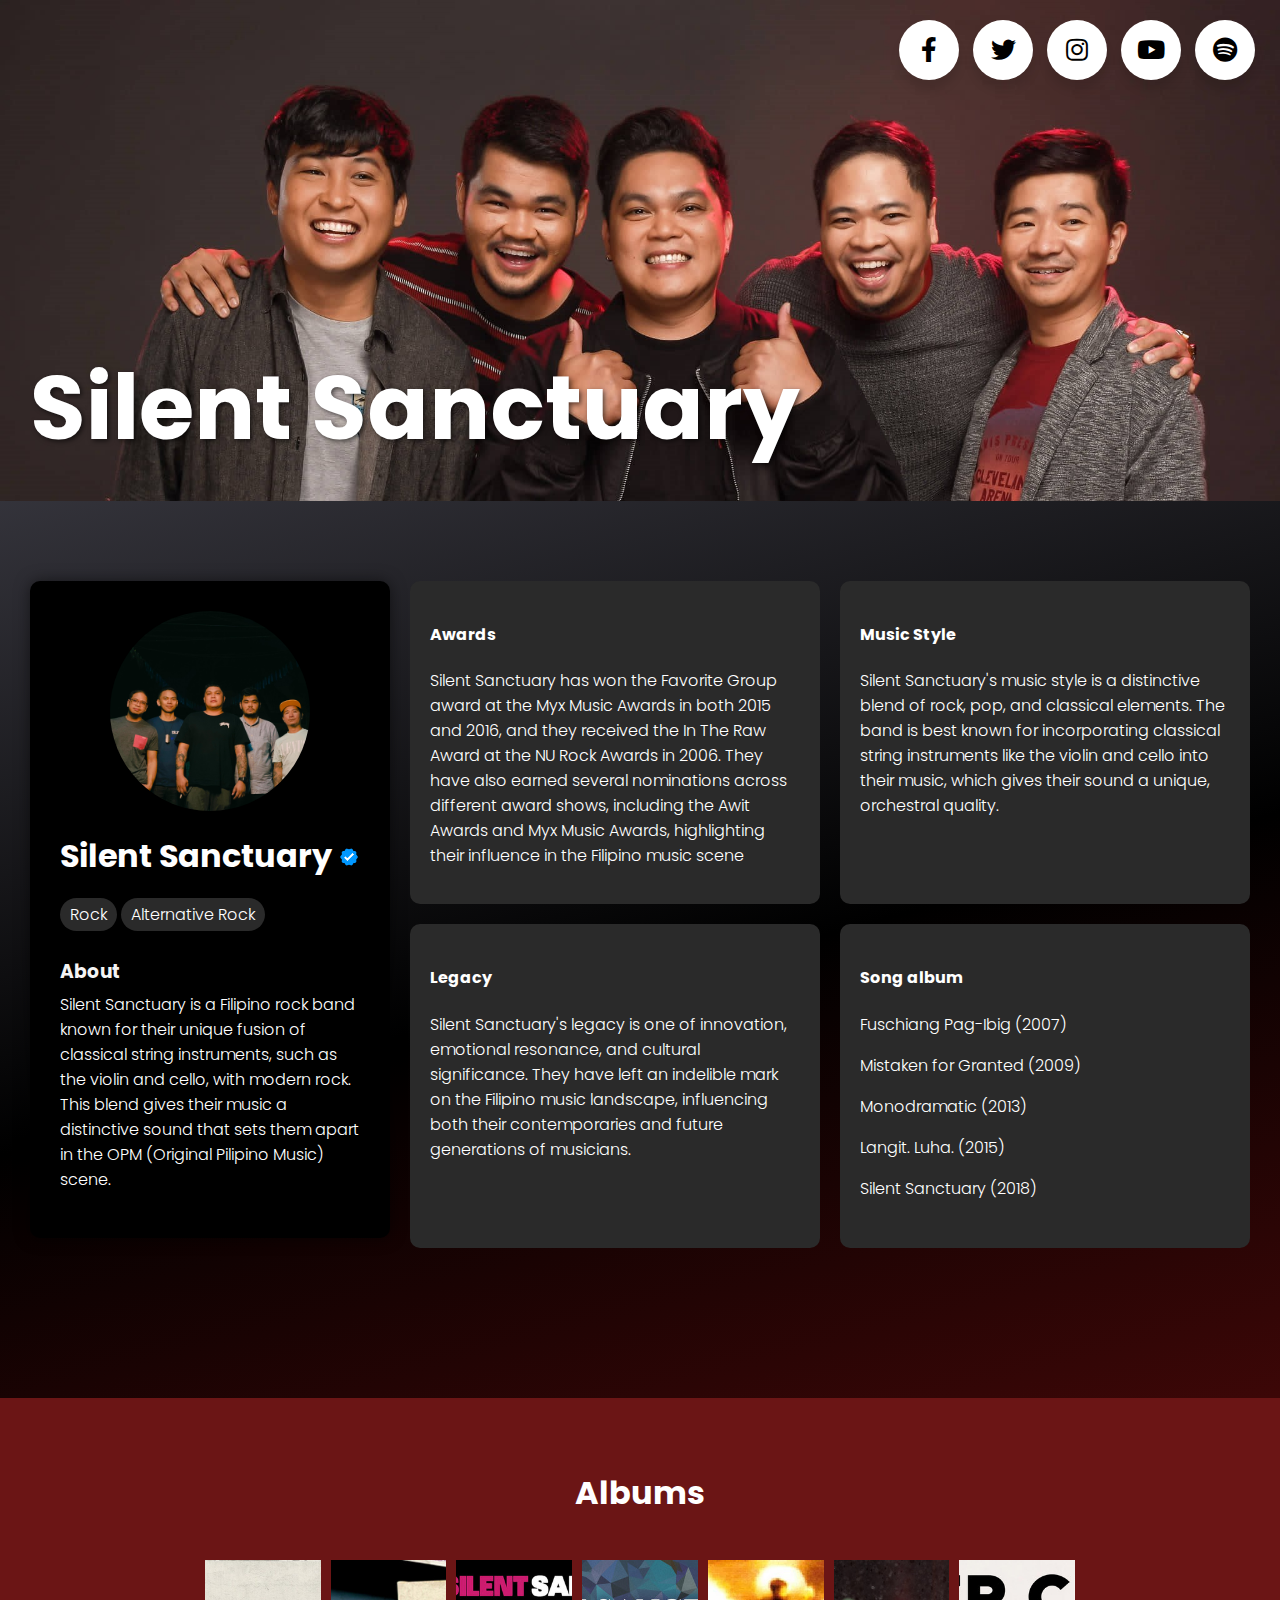
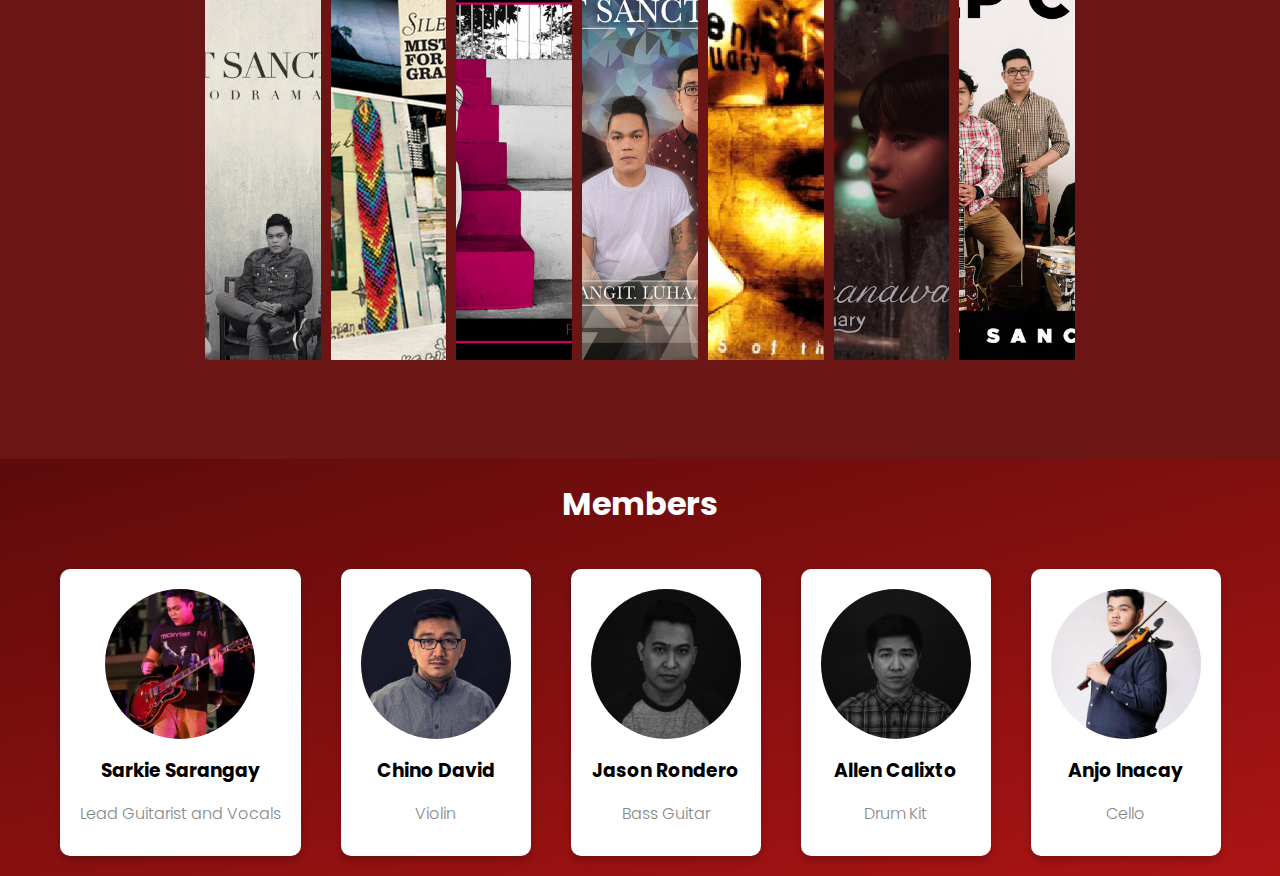
<file: PORTFOLIO/SIA-brand-new/index.html>
<!DOCTYPE html>
<html lang="en">
<head>

    <title>Silent Sanctuary | Kristian Lloyd Hernandez</title>

    <link href="https://fonts.googleapis.com/css2?family=Poppins:ital,wght@0,100;0,200;0,300;0,400;0,500;0,600;0,700;0,800;0,900;1,100;1,200;1,300;1,400;1,500;1,600;1,700;1,800;1,900&display=swap" rel="stylesheet">
    <link rel="stylesheet" href="https://cdnjs.cloudflare.com/ajax/libs/font-awesome/5.15.3/css/all.min.css"/>
    <link rel="icon" type="image/x-icon" href="images/favicon.jfif">
    <style>
            
    @import url('https://fonts.googleapis.com/css2?family=Poppins:ital,wght@0,100;0,200;0,300;0,400;0,500;0,600;0,700;0,800;0,900;1,100;1,200;1,300;1,400;1,500;1,600;1,700;1,800;1,900&display=swap');

    body{
        margin: auto;
        padding: 0;
        font-family: "Poppins", sans-serif;
        font-weight: 300;
        font-style: normal;
        color: white;
        background: rgb(91,90,103);
        background: linear-gradient(165deg, rgba(91,90,103,1) 0%, rgba(0,0,0,1) 41%, rgba(172,20,20,1) 100%);   
    }

    .container{
        margin: 80px 30px 30px 30px;
    }

    .profile-card{
        background-color: #000;
        border-radius: 10px;
        box-shadow: 0px 0px 15px rgba(0, 0, 0, 0.5);
        display: block;
        width: fit-content; 
        float: left;
        padding: 30px;
        margin-right: 20px;
    }

    .profile-card img{
        border-radius: 50%;
        width: 200px;
        height: 200px;
        margin: auto;
        display: block;
        
    }

    #verified{
        width: 20px;
        height: auto;
        display: inline;

    }

    .genre-tag{
        background-color: #2A2A2A;
        border-radius: 20px;
        padding: 5px 10px;
    }

    .about {
        width:  300px;
        margin-top: 30px;
    }

    .about h3{
        color: #f4f4f4;
        margin-bottom: -10px;
        
    }

    .info-cards{
        display: grid;
        grid-template-columns: repeat(2, 1fr);
        grid-template-rows: repeat(2, 1fr);
        grid-column-gap: 20px;
        grid-row-gap: 20px;
        

    }

    .info-card{
        background-color: #2A2A2A;
        padding: 20px;
        border-radius: 10px;
    }

    .banner{
        max-width: 170vh;
    }

    #banner {
        width: 100%;
        overflow: hidden;
        display: flex;
    }

    #banner img {
        height: 100%;
        width: 100%;
        object-fit: contain;
    }

    .wrapper{
        position: absolute;
        margin: 20px;
        right: 0;
    }

    .wrapper .button{
        display: inline-block;
        height: 60px;
        width: 60px;
        margin: 0 5px;
        overflow: hidden;
        background: #fff;
        border-radius: 50px;
        cursor: pointer;
        box-shadow: 0px 10px 10px rgba(0,0,0,0.1);
        transition: all 0.3s ease-out;
    }
    .wrapper .button:hover{
        width: 200px;
    }
    .wrapper .button .icon{
        display: inline-block;
        height: 60px;
        width: 60px;
        text-align: center;
        border-radius: 50px;
        box-sizing: border-box;
        line-height: 30px;
        transition: all 0.3s ease-out;
    }
    .wrapper .button:nth-child(1):hover .icon{
        background: #4267B2;
    }
    .wrapper .button:nth-child(2):hover .icon{
        background: #1DA1F2;
    }
    .wrapper .button:nth-child(3):hover .icon{
        background: #E1306C;
    }
    .wrapper .button:nth-child(4):hover .icon{
        background: #ff0000;
    }
    .wrapper .button:nth-child(5):hover .icon{
        background: #1DB954;
    }

    .wrapper .button .icon i{
        font-size: 25px;
        line-height: 60px;
        transition: all 0.3s ease-out;
    }
    .wrapper .button:hover .icon i{
        color: #fff;
    }
    .wrapper .button span{
        font-size: 20px;
        font-weight: 500;
        line-height: 60px;
        margin-left: 10px;
        transition: all 0.3s ease-out;
    }
    .wrapper .button:nth-child(1) span{
        color: #4267B2;
    }
    .wrapper .button:nth-child(2) span{
        color: #1DA1F2;
    }
    .wrapper .button:nth-child(3) span{
        color: #E1306C;
    }
    .wrapper .button:nth-child(4) span{
        color: #ff0000;
    }

    .wrapper .button:nth-child(5) span{
        color: #1DB954;
    }
    
    .icon i{
        color: #000;
    }

    .button a{
        text-decoration: none;
        
    }

    .banner-title {
        position: absolute;
        top: 280px;
        left: 0;
        font-size: 90px;
        margin-left: 30px;
        text-shadow: 2px 2px 5px rgba(0, 0, 0, 0.586);
  
}

    .albums {
        display: flex;
        height: 50vh;
        max-width: 100vw;
        margin: 20px 150px;
    }
    .albums div {
        display: flex;
        flex: 1;
        position: relative;
        justify-content: center;
        align-items: center;
        overflow: hidden;
        transition: all 0.5s ease-in-out;
        cursor: pointer;
        border-radius: 10px;
        margin: 5px;

    }
    .albums div:hover {
        flex-grow: 4;
    }
    .albums div img {
        width: 400px;
        height: 400px;
        object-fit: cover;
    }

    .album-wrapper{
        margin-top: 150px;
        background-color: rgb(107, 21, 21);
        padding: 50px;
    }

    .album-wrapper h1{
        color: #fff;
        text-align: center;
    }

    
.team-section {
  display: flex;
  flex-wrap: wrap;
  justify-content: center;
}

.team-member {
  text-align: center;
  margin: 20px;
  padding: 20px;
  background-color: #fff;
  border-radius: 10px;
  box-shadow: 0 4px 6px rgba(0, 0, 0, 0.21);
  transition: transform 0.3s ease-in-out;
}

.team-member:hover {
  transform: translateY(-10px);
}

.team-member img {
  width: 150px;
  height: 150px;
  border-radius: 50%;
  object-fit: cover;
  margin-bottom: 10px;
}

.team-member h3 {
  font-weight: 700;
  margin: 0;
  color: #000;
}

.team-member .role {
  color: #888;
  margin-bottom: 10px;
}

.fa {
  font-size: 24px;
  margin: 0 10px;
  color: #000;
  transition: transform 0.3s ease-in-out, color 0.3s ease-in-out;
  text-decoration: none;
}

.team-member:hover .fa {
  transform: scale(1.2);
  color: #007AFF;
}

.member-title{
    text-align: center;
    
}

    </style>
</head>

<body>

    <div class="wrapper">
        <div class="button">
           <div class="icon">
              <i class="fab fa-facebook-f"></i>
           </div>
           <a href="https://www.facebook.com/silentsanctuaryofficial"  target="_blank"><span>Facebook</span></a>
        </div>
        <div class="button">
           <div class="icon">
              <i class="fab fa-twitter"></i>
           </div>
           <a href="https://x.com/silentsanctuary" target="_blank"><span>Twitter</span></a>
        </div>
        <div class="button">
           <div class="icon">
              <i class="fab fa-instagram"></i>
           </div>
           <a href="https://www.instagram.com/silentsanctuaryonline/?hl=en" target="_blank"><span>Instagram</span></a>
        </div>
        <div class="button">
           <div class="icon">
              <i class="fab fa-youtube"></i>
           </div>
           <a href="https://www.youtube.com/channel/UCzbiWVhzY6BNssUWdCKcH7g" target="_blank"><span>Youtube</span></a>
        </div>
        <div class="button">
            <div class="icon">
               <i class="fab fa-spotify"></i>
            </div>
            <a href="https://open.spotify.com/artist/4nGp682WMiKS4X217kPw8C" target="_blank"><span>Spotify</span></a>
         </div>

    </div>

    <div id="banner">
        <h1 class="banner-title">Silent Sanctuary</h1>
        <img src="images/banner.jpg" alt="">
    </div>

    <div class="container">
            
        <div class="profile-card">
            <img src="images/image.jfif" alt="artist-image">
            <h1>Silent Sanctuary <img src="images/verified-check-logo.png" alt="verified-logo" id="verified"></h1>

            <span class="genre-tag">Rock</span>
            <span class="genre-tag">Alternative Rock</span>

            <div class="about">
                <h3>About</h3>
                <p id="about-info">Silent Sanctuary is a Filipino rock band known for their 
                    unique fusion of classical string instruments, such as the violin and cello, with modern rock.
                     This blend gives their music a distinctive sound that sets them apart in the OPM (Original Pilipino Music) 
                     scene.</p>
            </div>
        </div>

        <div class="info-card-container">
            <div class="info-cards">
                <div class="info-card">
                    <h4>Awards</h4>
                    <p>Silent Sanctuary has won the Favorite Group award at the Myx Music Awards in both 2015 and 2016,
                         and they received the In The Raw Award at the NU Rock Awards in 2006. They have also earned several 
                         nominations across different award shows, including the Awit Awards
                         and Myx Music Awards, highlighting their influence in the Filipino music scene​ </p>
                </div>
    
    
                <div class="info-card">
                    <h4>Music Style</h4>
                    <p>Silent Sanctuary's music style is a distinctive blend of rock, pop, 
                        and classical elements. The band is best known for incorporating classical string 
                        instruments like the violin and cello into their music,
                         which gives their sound a unique, orchestral quality.</p>
                </div>
    
                <div class="info-card">
                    <h4>Legacy</h4>
                    <p> Silent Sanctuary's legacy is one of innovation, emotional resonance, and 
                        cultural significance. They have left an indelible mark on the Filipino music 
                        landscape, influencing both 
                        their contemporaries and future generations of musicians.</p>
                </div>
    
                <div class="info-card">
                    <h4>Song album</h4>
                    <p> Fuschiang Pag-Ibig (2007) </p>
                    <p> Mistaken for Granted (2009) </p>
                    <p> Monodramatic (2013)</p>
                    <p> Langit. Luha. (2015) </p>
                    <p>  Silent Sanctuary (2018) </p>
                    </div>
                </div>
            </div>
    
    </div>
    
        
    <div class="album-wrapper">
        <h1>Albums</h1>

        <section class="albums">
            <div>
                <a href="https://www.youtube.com/playlist?list=OLAK5uy_kD7fO2YcFDOQCeFmyMgQikyph6pEKS92U"><img src="images/monodramatic.jpg" alt=""></a>
            </div>
            <div>
                <a href="https://www.youtube.com/playlist?list=OLAK5uy_ldYpv4CEuMsYq6s4JfjIt7HDyobbg2zTQ"><img src="images/MistakenForGranted.jfif" alt=""></a>
            </div>
            <div>
                <a href="https://www.youtube.com/playlist?list=OLAK5uy_mU6nSPf6fgbAcKV7-VbBliuy9J5ybianU"><img src="images/FuchsiangPagibig.jfif" alt=""></a>
            </div>
            <div>
                <a href="https://www.youtube.com/playlist?list=OLAK5uy_li2xJ-eqly0KTt2-5tXN7Vt-NR4m7IbrU"><img src="images/LangitLupa.jfif" alt=""></a>
            </div>
            <div>
                <a href="https://www.youtube.com/watch?v=_C5O9ROCnVA"><img src="images/EllipsisOfTheMind.jpg" alt=""></a>
            </div>
            <div>
                <a href="https://www.youtube.com/playlist?list=OLAK5uy_mectQd1yQj-09rkyzj7ReHSQ8byWiQCtk"><img src="images/Kahimanawari.jfif" alt=""></a>
            </div>
            <div>
                <a href="https://www.youtube.com/playlist?list=OLAK5uy_mMqaJHNNE5jz8p2ZVdMjuHgeRX3atxq2g"><img src="images/DeepCuts.jfif" alt=""></a>
        </section>
    </div>


    <div class="member-title"><h1>Members</h1></div>
    <div class="team-section">
        
        <div class="team-member">
          <img src="images/Sarkie.jpg" alt="Sarkie Sarangay">
          <h3>Sarkie Sarangay</h3>
          <p class="role">Lead Guitarist and Vocals</p>
        </div>
        <div class="team-member">
          <img src="images/Chino David.jpg" alt="Chino David">
          <h3>Chino David</h3>
          <p class="role"> Violin</p>
        </div>
        <div class="team-member">
          <img src="images/Jason Rondero.jpg" alt="Jason Rondero">
          <h3>Jason Rondero</h3>
          <p class="role">Bass Guitar</p>
        </div>

        <div class="team-member">
            <img src="images/Allen Calixto.jpg" alt="Allen Calixto">
            <h3>Allen Calixto</h3>
            <p class="role">Drum Kit</p>
          </div>
          <div class="team-member">
            <img src="images/Anjo.jpg" alt="Anjo Inacay">
            <h3>Anjo Inacay</h3>
            <p class="role">Cello</p>
          </div>
      </div>


</body>
</html>
</file>
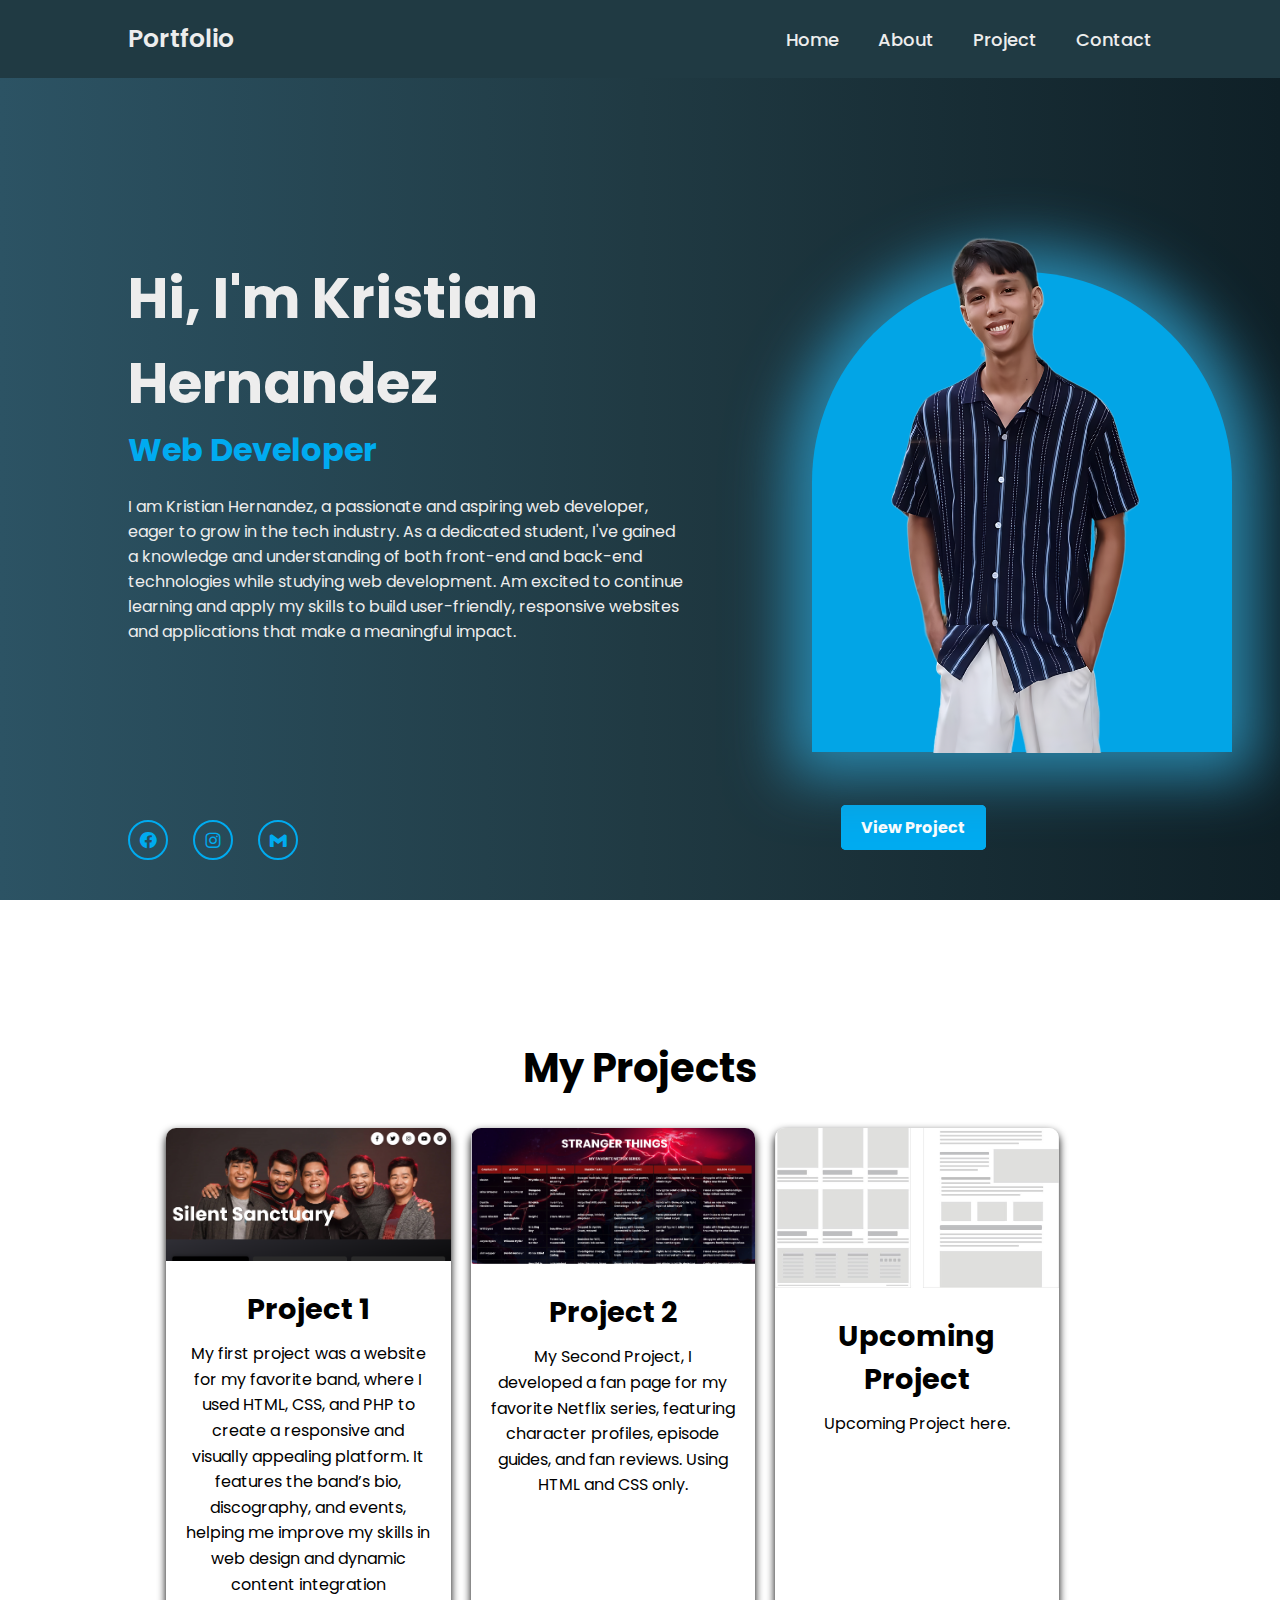
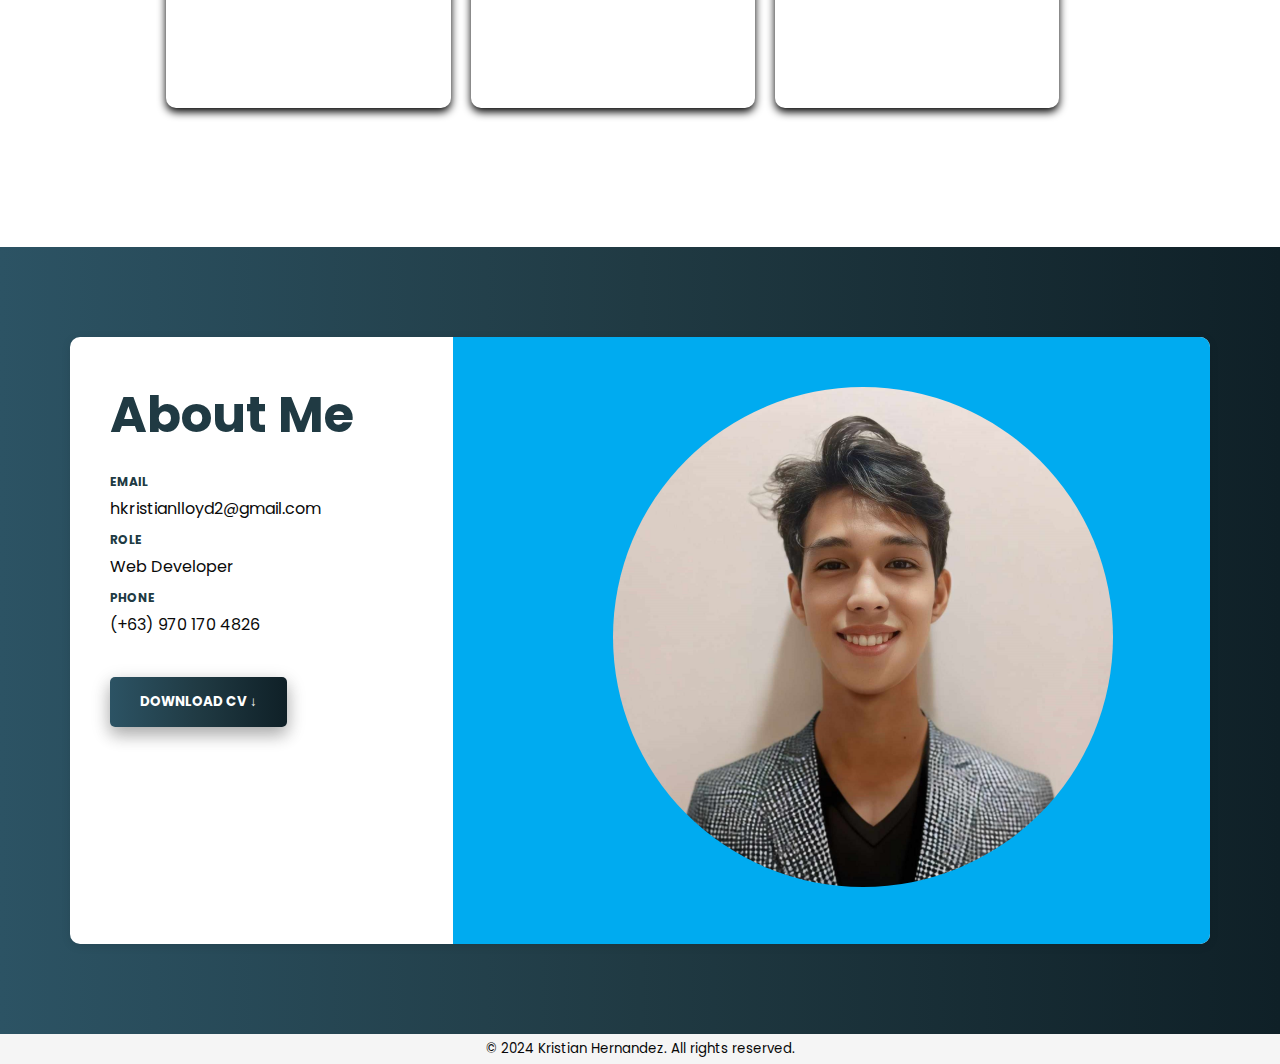
<file: PORTFOLIO/portfolio-new/portfolio.html>
<!DOCTYPE html>
<html lang="en">

<head>
    <meta charset="UTF-8">
    <meta name="viewport" content="width=device-width, initial-scale=1.0">
    <title>Portfolio</title>
    <link rel="stylesheet" href="style.css">
    <link href='https://unpkg.com/boxicons@2.1.4/css/boxicons.min.css' rel='stylesheet'>
    <link rel="icon" type="image/x-icon" href="images/favicon.png">
    <link rel="DOCTYPE" href="portfolio.php">
</head>

<body>
    <!--Navigation-->
    <header class="header">
        <a href="" class="logo">Portfolio</a>

        <nav class="navbar">
            <a href="#home">Home</a>
            <a href="#about">About</a>
            <a href="#projects">Project</a>
            <a href="">Contact</a>
        </nav>
    </header>
<!--HOME PAGE-->
    <section id="home">
        <div class="home-content">
            <h1>Hi, I'm Kristian Hernandez</h1>
            <h3>Web Developer</h3>
            <p>I am Kristian Hernandez, a passionate and aspiring web developer, eager to grow in the
                tech industry. As a dedicated student, I've gained a knowledge and understanding of both front-end
                and back-end technologies while studying web development. Am excited to continue learning and
                apply my skills to build user-friendly, responsive websites and
                applications that make a meaningful impact.</p>
        </div>
        <!--Home Social Links-->
        <div class="home-sci">
            <a href="https://www.facebook.com/klqtie"> <i class='bx bxl-facebook-circle'></i></a>
            <a href="https://www.instagram.com/kelqttt"><i class='bx bxl-instagram'></i></a>
            <a href="mailto:hkristianlloyd2@gmail.com"><i class='bx bxl-gmail'></i></a>
        </div>
        <div class="home-image">
            <img src="images/home.png" alt="Kristian Hernandez">
            <div class="blob"></div>
        </div>

    </section>
<!--PROJECTS-->
    <section id="projects">
        <div class="container">
            <h2>My Projects</h2>
            <div class="projects-grid">
                <div class="project-card">
                    <img src="images/project2.png" alt="Project 1">
                    <div class="project-info">
                        <h3>Project 1</h3>
                        <p>My first project was a website for my favorite band, where I used HTML, CSS, and PHP
                            to create a responsive and visually appealing platform. It features the band’s bio, discography, and events, helping me
                            improve my skills in web design and dynamic content integration</p>
                        <a href="SIA-brand-new/index.html" class="btn" target="_blank">View Project</a>
                    </div>
                </div>
                <div class="project-card">
                    <img src="images/project1.png" alt="Project 2">
                    <div class="project-info">
                        <h3>Project 2</h3>
                        <p>My Second Project, I developed a fan page for my favorite Netflix series, featuring character profiles,
                            episode guides, and fan reviews. Using HTML and CSS only.</p>
                        <a href="SIA101/Lab1.html" class="btn" target="_blank">View Project</a>
                    </div>
                </div>
                <div class="project-card">
                    <img src="images/upcoming.jpeg" alt="Project 3">
                    <div class="project-info">
                        <h3>Upcoming Project</h3>
                        <p>Upcoming Project here. </p>
                        <a href="SIA101/Lab1.html" class="btn" target="_blank">View Project</a>
                    </div>
                </div>
    </section>
    <!--ABOUT SECTION-->
    <section id="about">
        <div class="about-container">
            <div class="content">
                <h1>About Me</h1>
                <h4 class="label">EMAIL</h4>
                <p>hkristianlloyd2@gmail.com</p>
                <h4 class="label">ROLE</h4>
                <p>Web Developer</p>
                <h4 class="label">PHONE</h4>
                <p>(+63) 970 170 4826</p>
                <a href="CV/KristianLloyd_DC_Hernandez_CV.pdf" download="KristianLloyd_DC_Hernandez_CV.pdf">
                <button class="download-cv">DOWNLOAD CV <span>&darr;</span></button>
                </a>
            </div>
            <div class="image">
                <img src="images/about-me-pic.jpg" alt="Profile Picture">
            </div>
        </div>
    </section>
    <!--FOOTER-->
    <footer>
        <p>&copy; 2024 Kristian Hernandez. All rights reserved.</p>
    </footer>

</html>
</body>
</file>
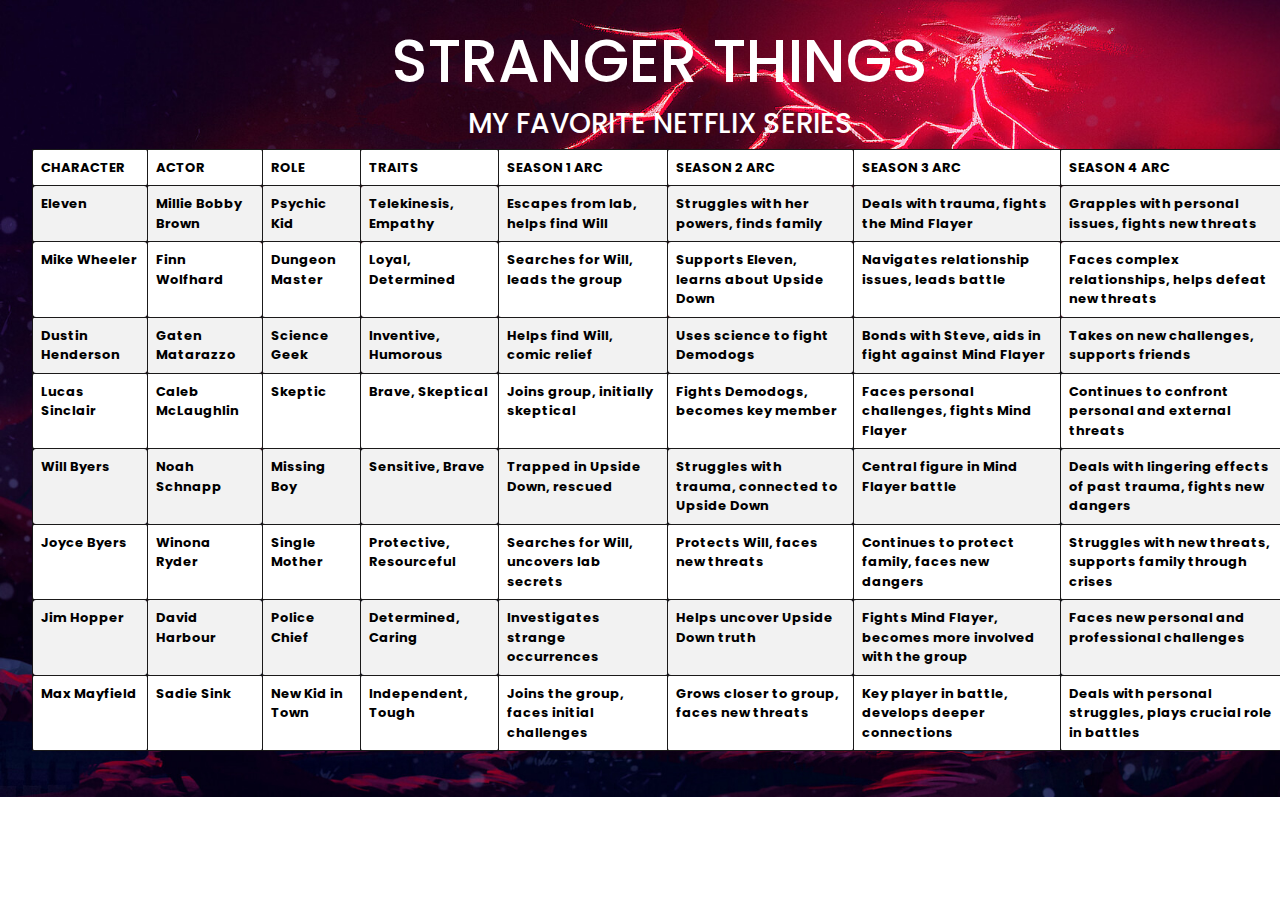
<file: PORTFOLIO/SIA101/Lab1.html>
<!DOCTYPE html>
<html lang="en">
<head>
    <title>Laboratory 1 | Kristian Lloyd Hernandez</title>
    <link href="https://fonts.googleapis.com/css2?family=Poppins:ital,wght@0,100;0,200;0,300;0,400;0
    ,500;0,600;0,700;0,800;0,900;1,100;1,200;1,300;1,400;1,500;1,600;1
    ,700;1,800;1,900&family=Roboto+Condensed:ital,wght@0,100..900;1,100..900&display=swap" rel="stylesheet">
    <link rel="icon" type="image/icon" href="/Picture/Icon.jpg">
    <link rel="stylesheet"
    href="https://maxcdn.bootstrapcdn.com/bootstrap/5.3.3/css/bootstrap.min.css">
        <style>
            @import url('https://fonts.googleapis.com/css2?family=Poppins:ital,wght@0,100;0,200;0,300;0,400;0,500;0,600;0,700;0,800;0,900;1,100;1,200;1,300;1,400;1,500;1,600;1,700;1,800;1,900&display=swap');

        body {
            background-image: url("Ban.jpg");
            background-repeat: no-repeat;
            background-size: cover;
            font-family: "Poppins", sans-serif;
            font-weight: 500;
            font-style: normal;
        }
         .container-fluid {
            margin-top: 25px;
            margin-bottom: 30px;
            margin-left: 20px;
            margin-right: 20px;
        }
        h1 {
            margin-bottom: 10px;
            color: #ffffff;
            text-align: center;
            font-size: 60px;
            
        }
        h3 {
            color: #ffffff;
            text-align: center;
        }
        table {
            background-color: #0000009c;
            border-radius: 5px;
            font-size: small ;
            border-spacing: 0;
            border-color: #000000;
            color: #ffffff;
            font-weight: bold;
            border: 1px solid rgba(22, 21, 21, 0.979);
          
        }
        th {
            background-color: #831010 ; 
            color: #ffffff;
            padding: 12px;
    
        }

        th, td {
            padding: 12px;
            border: 1px solid rgba(22, 21, 21, 0.979);
            border-radius: 3px;
        }
       
        
    </style>
</head>
<body>
    
    <div class="container-fluid">
        <div class="row">
            <div class="col-12">
                <h1 class="text-center">STRANGER THINGS</h1>
                <h3>MY FAVORITE NETFLIX SERIES</h3>
                <table class="table table-striped">
                    <thead>
                        <tr>
                            <th>CHARACTER</th>
                            <th>ACTOR</th>
                            <th>ROLE</th>
                            <th>TRAITS</th>
                            <th>SEASON 1 ARC</th>
                            <th>SEASON 2 ARC</th>
                            <th>SEASON 3 ARC</th>
                            <th>SEASON 4 ARC</th>
                        </tr>
                    </thead>
                    <tbody>
                        <tr>
                            <td>Eleven</td>
                            <td>Millie Bobby Brown</td>
                            <td>Psychic Kid</td>
                            <td>Telekinesis, Empathy</td>
                            <td>Escapes from lab, helps find Will</td>
                            <td>Struggles with her powers, finds family</td>
                            <td>Deals with trauma, fights the Mind Flayer</td>
                            <td>Grapples with personal issues, fights new threats</td>
                        </tr>
                        <tr>
                            <td>Mike Wheeler</td>
                            <td>Finn Wolfhard</td>
                            <td>Dungeon Master</td>
                            <td>Loyal, Determined</td>
                            <td>Searches for Will, leads the group</td>
                            <td>Supports Eleven, learns about Upside Down</td>
                            <td>Navigates relationship issues, leads battle</td>
                            <td>Faces complex relationships, helps defeat new threats</td>
                        </tr>
                        <tr>
                            <td>Dustin Henderson</td>
                            <td>Gaten Matarazzo</td>
                            <td>Science Geek</td>
                            <td>Inventive, Humorous</td>
                            <td>Helps find Will, comic relief</td>
                            <td>Uses science to fight Demodogs</td>
                            <td>Bonds with Steve, aids in fight against Mind Flayer</td>
                            <td>Takes on new challenges, supports friends</td>
                        </tr>
                        <tr>
                            <td>Lucas Sinclair</td>
                            <td>Caleb McLaughlin</td>
                            <td>Skeptic</td>
                            <td>Brave, Skeptical</td>
                            <td>Joins group, initially skeptical</td>
                            <td>Fights Demodogs, becomes key member</td>
                            <td>Faces personal challenges, fights Mind Flayer</td>
                            <td>Continues to confront personal and external threats</td>
                        </tr>
                        <tr>
                            <td>Will Byers</td>
                            <td>Noah Schnapp</td>
                            <td>Missing Boy</td>
                            <td>Sensitive, Brave</td>
                            <td>Trapped in Upside Down, rescued</td>
                            <td>Struggles with trauma, connected to Upside Down</td>
                            <td>Central figure in Mind Flayer battle</td>
                            <td>Deals with lingering effects of past trauma, fights new dangers</td>
                        </tr>
                        <tr>
                            <td>Joyce Byers</td>
                            <td>Winona Ryder</td>
                            <td>Single Mother</td>
                            <td>Protective, Resourceful</td>
                            <td>Searches for Will, uncovers lab secrets</td>
                            <td>Protects Will, faces new threats</td>
                            <td>Continues to protect family, faces new dangers</td>
                            <td>Struggles with new threats, supports family through crises</td>
                        </tr>
                        <tr>
                            <td>Jim Hopper</td>
                            <td>David Harbour</td>
                            <td>Police Chief</td>
                            <td>Determined, Caring</td>
                            <td>Investigates strange occurrences</td>
                            <td>Helps uncover Upside Down truth</td>
                            <td>Fights Mind Flayer, becomes more involved with the group</td>
                            <td>Faces new personal and professional challenges</td>
                        </tr>
                        <tr>
                            <td>Max Mayfield</td>
                            <td>Sadie Sink</td>
                            <td>New Kid in Town</td>
                            <td>Independent, Tough</td>
                            <td>Joins the group, faces initial challenges</td>
                            <td>Grows closer to group, faces new threats</td>
                            <td>Key player in battle, develops deeper connections</td>
                            <td>Deals with personal struggles, plays crucial role in battles</td>
                        </tr>
                    </tbody>
                </table>
            </div>
        </div>
    </div>

</body>
</html>
</file>
<file: PORTFOLIO/portfolio-new/style.css>
@import url('https://fonts.googleapis.com/css2?family=Poppins:ital,wght@0,100;0,200;0,300;0,400;0,500;0,600;0,700;0,800;0,900;1,100;1,200;1,300;1,400;1,500;1,600;1,700;1,800;1,900&display=swap');

* {
    margin: 0;
    padding: 0;
    box-sizing: border-box;
    font-family: 'Poppins', sans-serif;
}

body {
    color: #ededed;
    margin: 0;
    padding: 0;
    box-sizing: border-box;
    font-family: 'Poppins', sans-serif;
    background: #0F2027;
    background: -webkit-linear-gradient(to right, #2C5364, #203A43, #0F2027);
    background: linear-gradient(to right, #2C5364, #203A43, #0F2027);

}

.header {
    position: fixed;
    top: 0;
    left: 0;
    width: 100%;
    padding: 20px 10%;
    background: transparent;
    display: flex;
    justify-content: space-between;
    align-items: center;
    z-index: 100;
    background: #203A43;
}

.logo {
    font-size: 25px;
    color: #ededed;
    text-decoration: none;
    font-weight: 600;


}

.navbar a {
    font-size: 18px;
    color: #ededed;
    text-decoration: none;
    font-weight: 500;
    margin-left: 35px;
    transition: 0.3s;

}

.navbar a:hover {
    color: #00abf0;

}

#home {
    height: 100vh;
    display: flex;
    align-items: center;
    padding: 0 10%;
}

.home-content {

    max-width: 700px;
}

.home-content h1 {
    font-size: 56px;
    font-weight: 700;

}

.home-content h3 {
    font-size: 32px;
    font-weight: 700;
    color: #00abf0;
}

.home-content p {
    font-size: 16px;
    margin-top: 20px;
    width: 80%;
}

.home-sci {
    position: absolute;
    bottom: 40px;
    width: 170px;
    display: flex;
    justify-content: space-between;
}

.home-sci a {
    position: relative;
    display: inline-flex;
    justify-content: center;
    align-items: center;
    width: 40px;
    height: 40px;
    background: transparent;
    border: 2px solid #00abf0;
    border-radius: 50%;
    font-size: 20px;
    color: #00abf0;
    text-decoration: none;
}

.home-image {
    flex: 1;
    text-align: right;
    width: 1px;
    position: relative;
}

.home-image img {
    max-width: 275px;
    position: relative;
    z-index: 2;
}

.blob {
    position: absolute;
    top: 60%;
    left: 60%;
    width: 350px;
    height: 400px;
    background: #02a5e6;
    border-radius: 350px 350px 0 0;
    transform: translate(-50%, -50%) scale(1.2);
    z-index: 1;
    box-shadow: 0 0 50px 20px #2a88ad;
}

#projects {
    padding: 100px 0;
    text-align: center;
    background: white;


}

#projects h2 {
    font-size: 2.5em;
    margin-bottom: 30px;
    color: #000000;
}

.container {
    width: 80%;
    margin: auto;
    padding: 3%;

}

.projects-grid {
    display: flex;
    flex-wrap: wrap;
    gap: 20px;
}

.project-card {
    background-color: #fff;
    border-radius: 10px;
    box-shadow: 0 4px 8px rgba(1, 1, 1, 1.1);
    overflow: hidden;
    width: 30%;
    height: 580px;
    transition: transform 0.3s ease;
}

.project-card img {
    width: 100%;
    height: auto;
}

.project-card .project-info {
    padding: 20px;
}

.project-card h3 {
    font-size: 1.8em;
    margin-bottom: 10px;
    color: black;
}

.project-card p {
    font-size: 1em;
    line-height: 1.6;
    margin-bottom: 15px;
    color: black;
}

.btn {
    text-decoration: none;
    background-color: #00abf0;
    color: #fff;
    padding: 10px 20px;
    border-radius: 5px;
    font-weight: bold;
    position: absolute;
    margin-bottom: 50px;
    bottom: 0;
    right: 23%;
}



/* Hover Effect */
.project-card:hover {
    transform: translateY(10px);
}


#about {
    padding: 50px 0;
    background: -webkit-linear-gradient(to right, #2C5364, #203A43, #0F2027);
    background: linear-gradient(to right, #2C5364, #203A43, #0F2027);
}

.about-container {
    display: flex;
    background-color: #fff;
    border-radius: 10px;
    overflow: hidden;
    box-shadow: 0px 2px 10px rgba(0, 0, 0, 0.1);
    margin: 40px 70px;
}

.content {
    padding: 40px;
    width: 400px;
}

.content h1 {
    color: #203A43;
    font-size: 50px;
    margin-bottom: 20px;
}

.label {
    color: #203A43;
    font-weight: bold;
    text-transform: uppercase;
    font-size: 12px;
    margin-bottom: 5px;
}

.content p {
    margin-bottom: 10px;
    color: #0a0a0a;
}

.download-cv{
    background: -webkit-linear-gradient(to right, #2C5364, #203A43, #0F2027);
    background: linear-gradient(to right, #2C5364, #203A43, #0F2027);
    color: #fff;
    padding: 15px 30px;
    border: none;
    border-radius: 5px;
    cursor: pointer;
    font-weight: bold;
    transition: background-color 0.3s;
    margin-top: 30px;
    box-shadow: 0 8px 16px 0 rgba(0,0,0,0.2), 0 6px 20px 0 rgba(0,0,0,0.19);
}

.download-cv:hover{
    box-shadow: 0 12px 16px 0 rgb(110, 121, 134), 0 17px 50px 0 rgba(0,0,0,0.19);
}

.image {
    background-color: #00abf0;
    width: 70%;
}


.image img {
    width: 500px;
    height: 500px;
    border-radius: 50%;
    object-fit: cover;
    margin-top: 50px;
    margin-left: 160px;
    margin-bottom: 50px;
}

footer {
    color: rgb(8, 8, 8);
    text-align: center;
    padding: 5px 0;
    background: whitesmoke;
    font-size: smaller;
}
</file>
